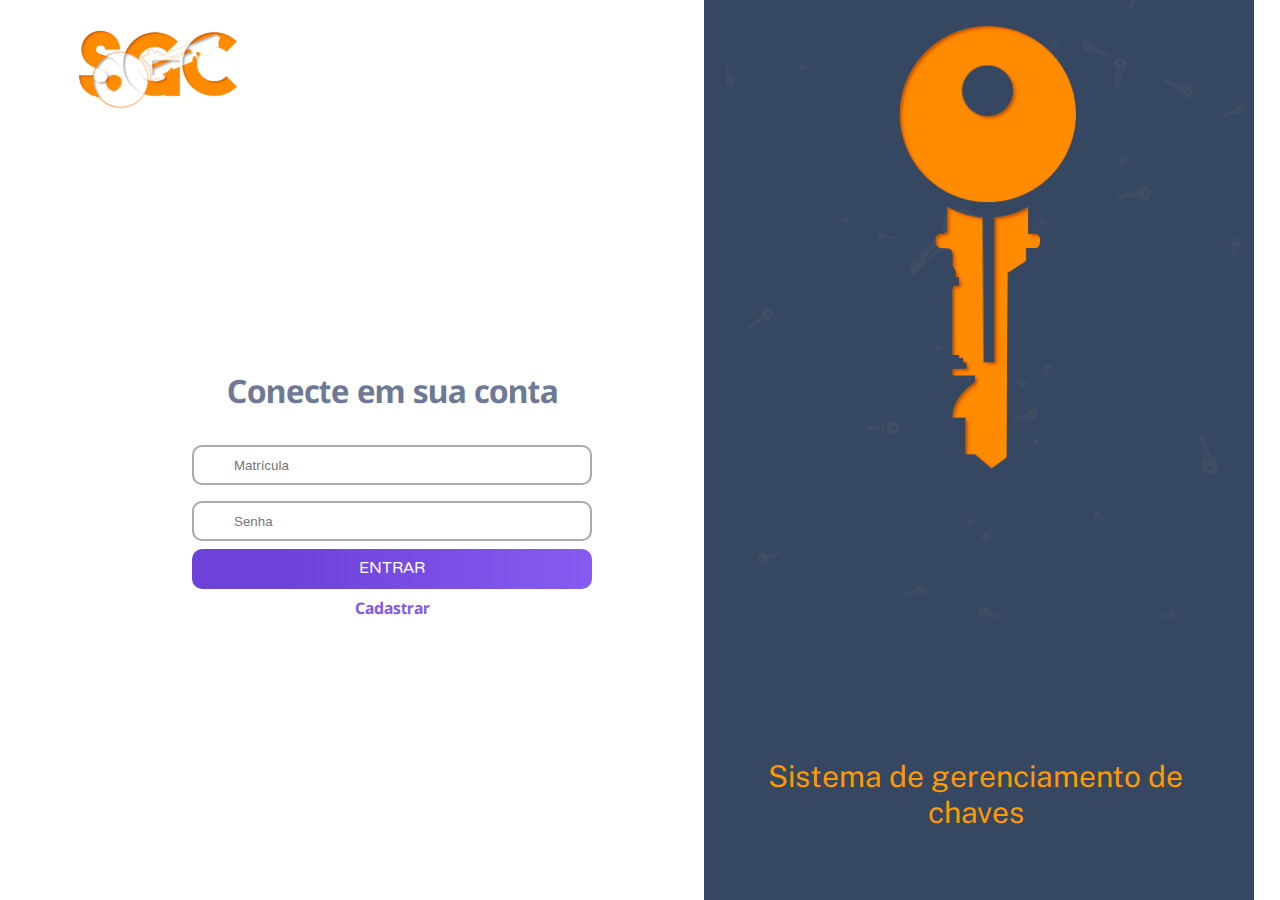
<file: login.html>
<!DOCTYPE html>
<html lang="pt-BR">

<head>
    <meta charset="UTF-8">
    <meta name="viewport" content="width=device-width, initial-scale=1.0">
    <link rel="stylesheet" href="css/login.css">
    <link rel="stylesheet" href="https://use.fontawesome.com/releases/v5.13.1/css/all.css"
        integrity="sha384-xxzQGERXS00kBmZW/6qxqJPyxW3UR0BPsL4c8ILaIWXva5kFi7TxkIIaMiKtqV1Q" crossorigin="anonymous" />
    <title>Login</title>
</head>

<body>

    <img src="img/logo.svg" class="Logo-SGC" alt="Logo" width="300px">

    <main class="container-global">
        <section class="section-1">
            <h1>Conecte em sua conta</h1>

            <div class="input-icone">
                <input type="text" placeholder="Matrícula">
                <i class="fa fa-user fa-lg fa-fw"></i>
            </div>

            <div class="input-icone">
                <input type="text" placeholder="Senha">
                <i class="fa fa-lock fa-lg fa-fw"></i>
            </div>
            <button>ENTRAR</button>
            <a href="#" class="link"><strong>Cadastrar</strong></a>
            
        </section>
    </main>

    <section class="section-2">
        <div id="sub-container">
            <img src="img/fundo-login.svg" id="chaves-decoracao">
            <img src="img/chave 1.svg" id="chaves">
            <span><p id="SGC-nome">Sistema de gerenciamento de chaves</p></span>
        </div>
    </section>
        
</body>

</html>
</file>
<file: css/login.css>
@import url('https://fonts.googleapis.com/css2?family=NTR&display=swap');
@import url('https://fonts.googleapis.com/css2?family=Nokora:wght@300&display=swap');
@import url('https://fonts.googleapis.com/css2?family=Public+Sans:wght@700&display=swap');

h1 {
    color: #6E7995;
    font-family: 'Nokora', sans-serif;
}

.container-global {
    position: absolute;
    bottom: 30vh;
    left: 15vw;
}

::-webkit-input-placeholder {
    /*Mexer no placeholder dos input*/
}

input[type="text"] {
    width: 400px;
    height: 40px;
    border: 2px solid #aaa;
    border-radius: 10px;
    margin: 8px 0;
    outline: none;
    padding: 8px;
    box-sizing: border-box;
    transition: 0.3s;
}

input[type="text"]:focus {
    border-color: dodgerBlue;
    box-shadow: 0 0 8px 0 dodgerBlue;
}

.input-icone>input[type="text"] {
    padding-left: 40px;
}

.input-icone {
    position: relative;
}

.input-icone>i {
    position: absolute;
    left: 0;
    top: 8px;
    padding: 9px 8px;
    color: #aaa;
    transition: 0.3s;
}

.input-icone>input[type="text"]:focus+i {
    color: dodgerBlue;
}

.section-1 {
    display: flex;
    flex-direction: column;
    align-items: center;
}

button {
    display: flex;
    font-family: 'NTR', sans-serif;
    width: 400px;
    height: 40px;
    border-radius: 10px;
    background: linear-gradient(90deg, #6C42D9 22.87%, #885EF3 107.98%);
    border: none;
    color: white;
    font-weight: 400;
    font-size: 20px;
    line-height: 64px;
    justify-content: center;
    align-items: center;
}

.link {
    margin: 10px;
    font-family: 'Nokora', sans-serif;
    color: #8359EE;
}

.link:link,
.link:visited {
    text-decoration: none
}

.link:hover {
    text-decoration: none;
    color: rgb(82, 42, 42)
}

#sub-container{
    position: absolute;
    background-color: #364761;
    width: 550px;
    left: 55%;
    bottom: 0px;
    top: 0px;
    
}

#chaves-decoracao{
    max-width: 100%;
    max-height: 99%;
}

#chaves{
    width: 260px;
    position: absolute;
    left: 28%;
}

#SGC-nome{
    position: absolute;
    bottom: 40px;
    right: 27px;
    color: #FF9900;
    font-size: 30px;
    text-align: center;
    font-family: 'Public Sans';
    left: 20px;
}
</file>
